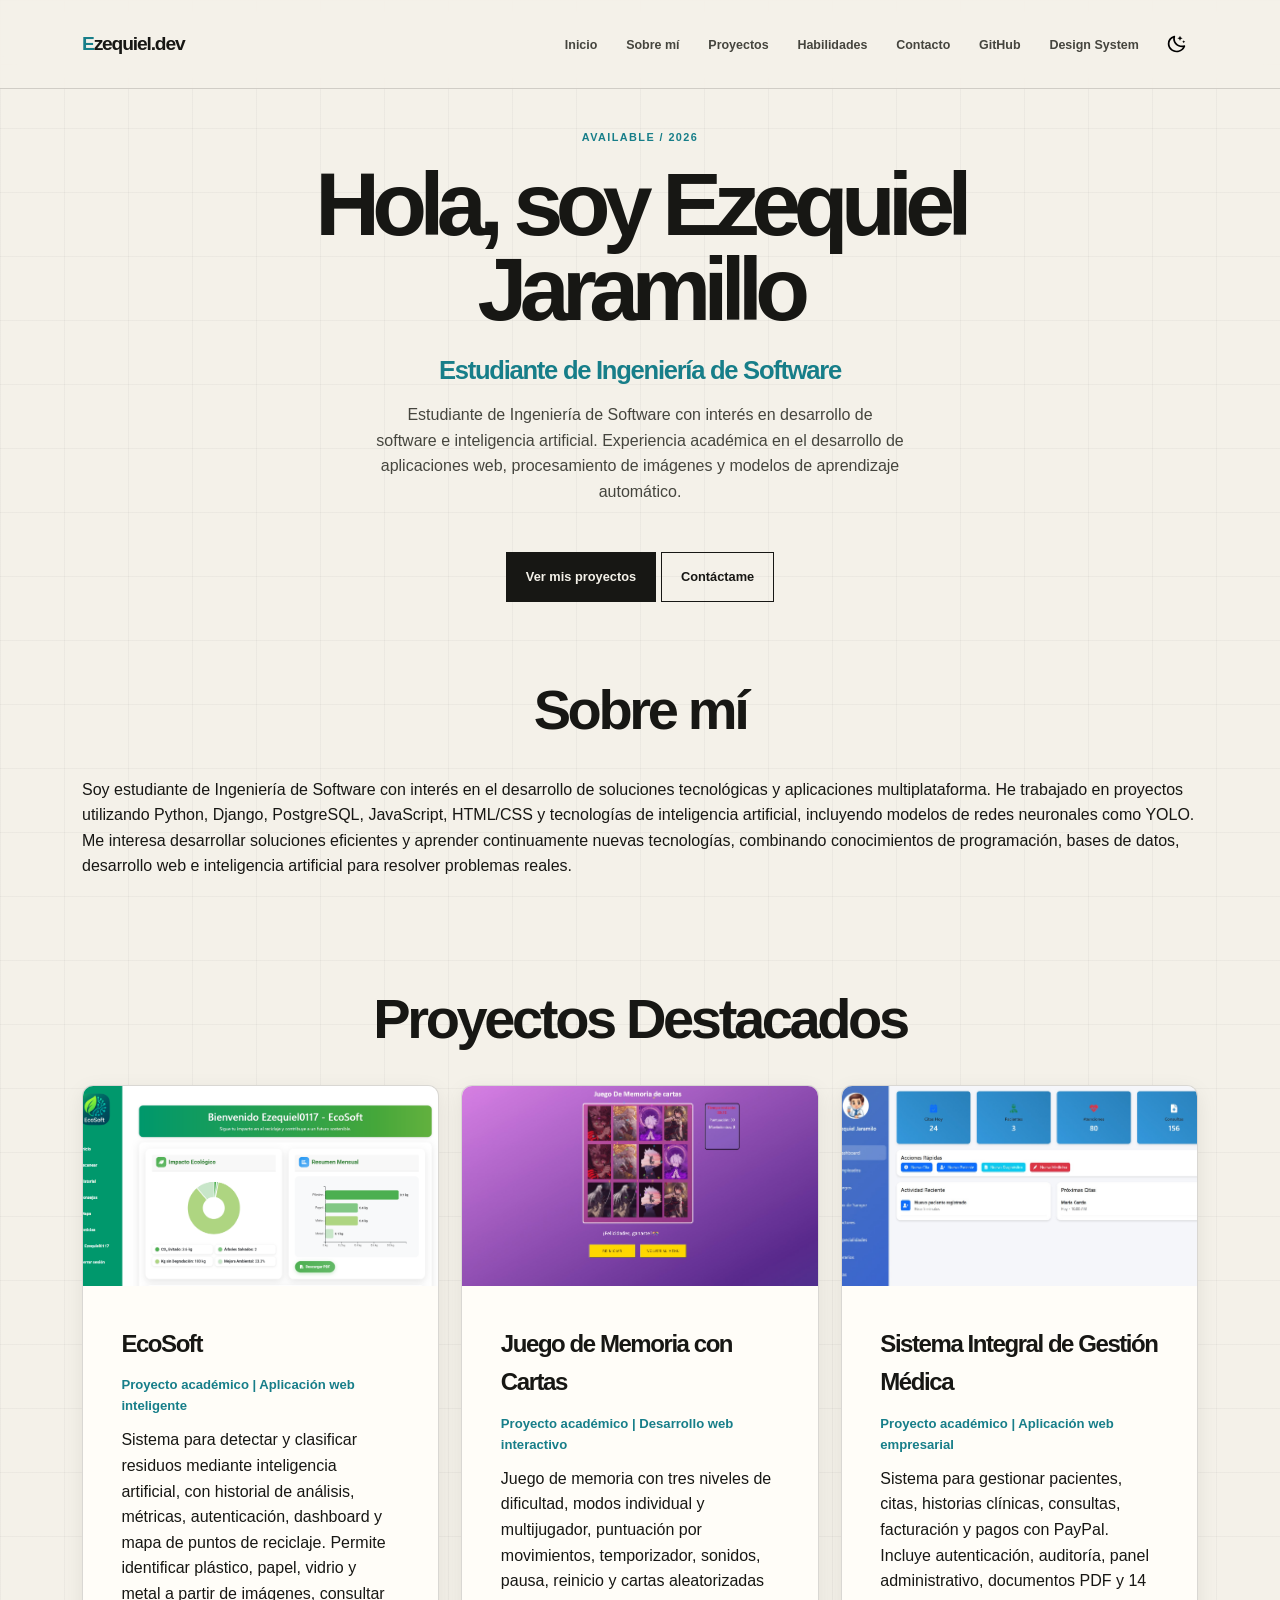
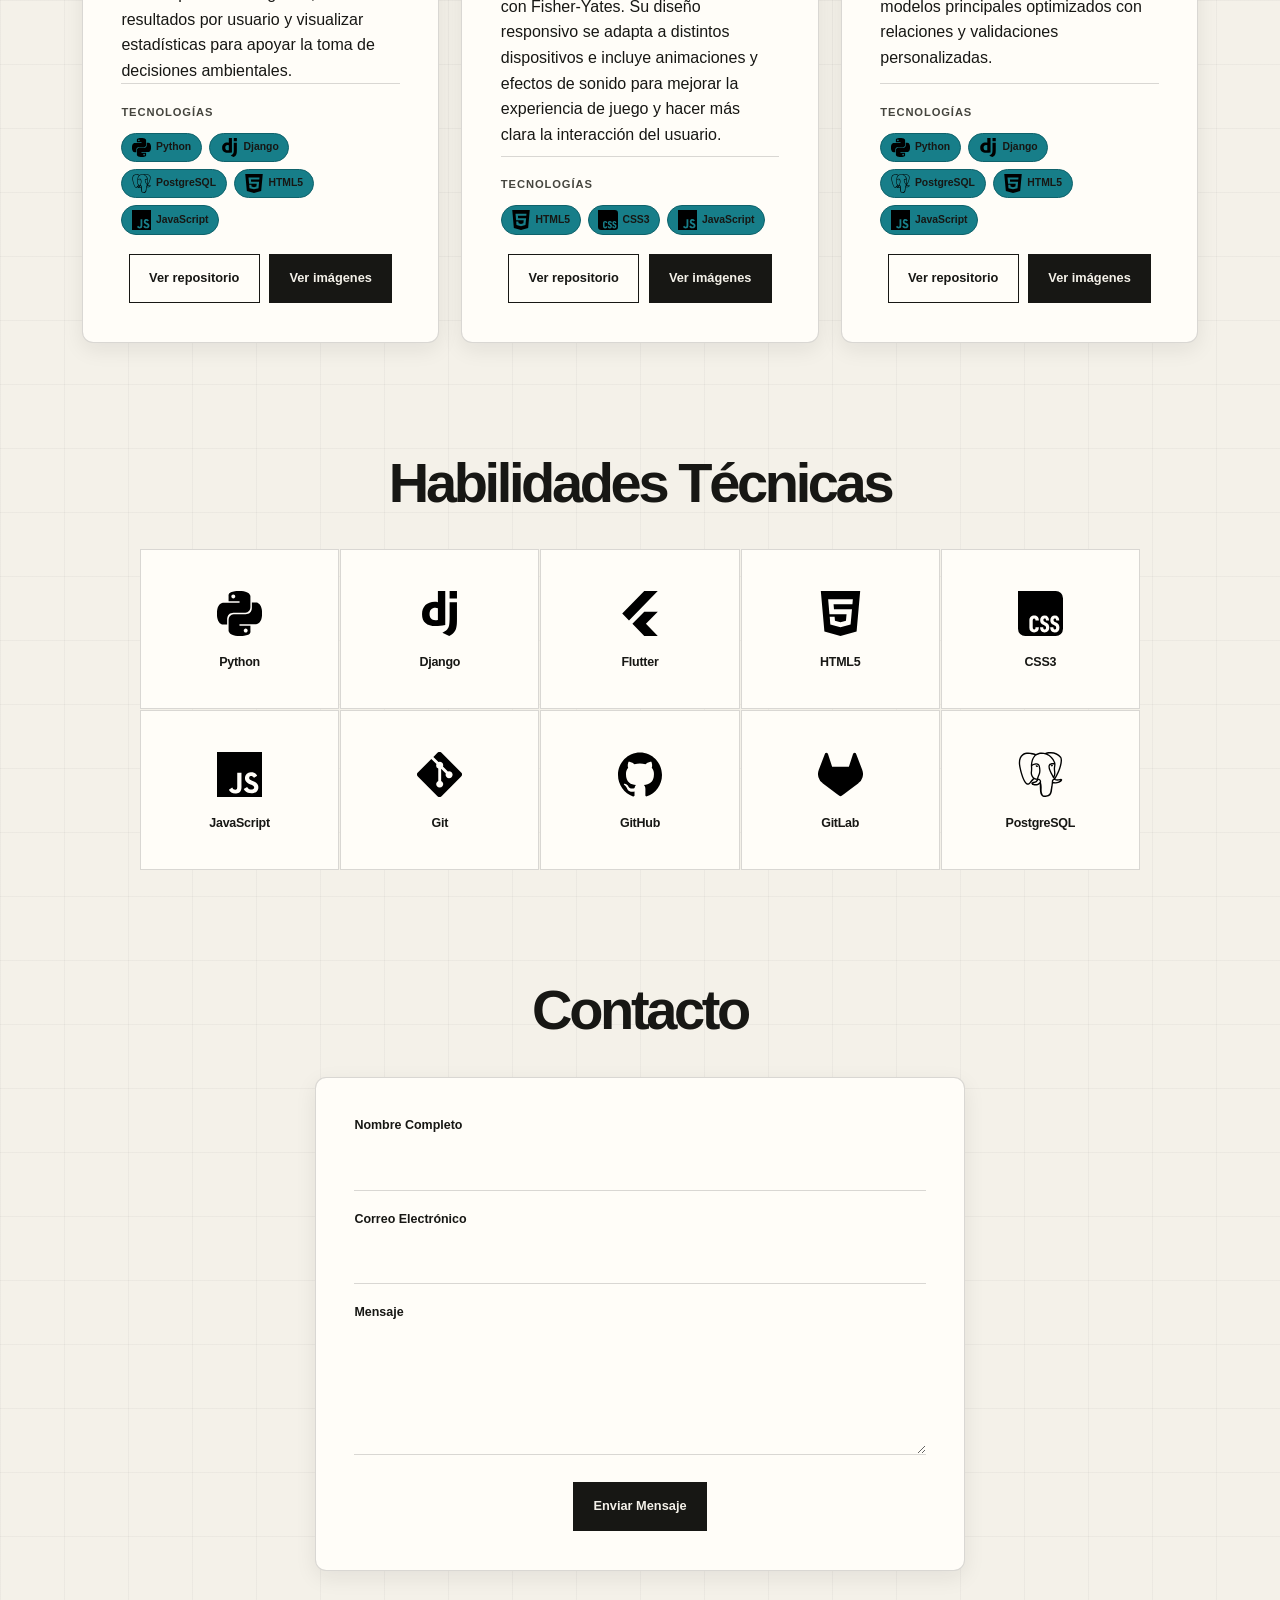
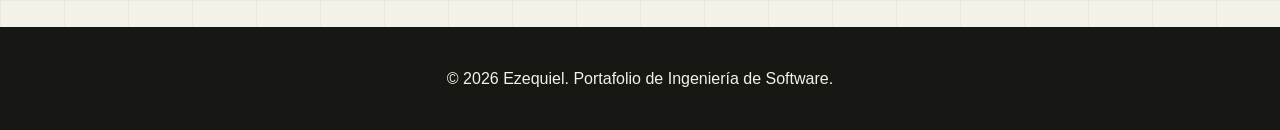
<file: index.html>
<!doctype html>
<html lang="es">
  <head>
    <meta charset="UTF-8" />
    <meta name="viewport" content="width=device-width, initial-scale=1.0" />
    <title>Ezequiel | Portafolio - Ingeniería de Software</title>
    <link rel="stylesheet" href="css/variables.css" />
    <link rel="stylesheet" href="css/style.css" />
  </head>
  <body>
    <header>
      <div class="container navbar">
        <div class="logo">Ezequiel.dev</div>
        <nav>
          <ul class="nav-links" id="nav-links">
            <li><a href="#inicio">Inicio</a></li>
            <li><a href="#sobre-mi">Sobre mí</a></li>
            <li><a href="#proyectos">Proyectos</a></li>
            <li><a href="#habilidades">Habilidades</a></li>
            <li><a href="#contacto">Contacto</a></li>
            <li>
              <a
                href="https://github.com/Ezequiel0117"
                target="_blank"
                rel="noopener noreferrer"
                >GitHub</a
              >
            </li>
            <li><a href="design-system.html">Design System</a></li>
          </ul>
        </nav>
        <div class="navbar-actions">
          <button
            class="theme-toggle"
            id="theme-toggle"
            aria-label="Activar modo oscuro"
          >
            <img
              src="assets/icons/moon-stars.svg"
              alt=""
              class="theme-icon theme-icon-moon"
              aria-hidden="true"
            />
            <img
              src="assets/icons/sun.svg"
              alt=""
              class="theme-icon theme-icon-sun"
              aria-hidden="true"
              hidden
            />
          </button>
          <button
            class="menu-toggle"
            id="menu-toggle"
            aria-label="Abrir menú"
            aria-controls="nav-links"
            aria-expanded="false"
          >
            ☰
          </button>
        </div>
      </div>
    </header>

    <main>
      <section id="inicio" class="container hero">
        <div class="hero-text">
          <h1>Hola, soy Ezequiel Jaramillo</h1>
          <h2>Estudiante de Ingeniería de Software</h2>
          <p>
            Estudiante de Ingeniería de Software con interés en desarrollo de
            software e inteligencia artificial. Experiencia académica en el
            desarrollo de aplicaciones web, procesamiento de imágenes y modelos
            de aprendizaje automático.
          </p>
          <br />
          <a href="#proyectos" class="btn btn-primary">Ver mis proyectos</a>
          <a href="#contacto" class="btn btn-secondary">Contáctame</a>
        </div>
      </section>

      <section id="sobre-mi" class="container">
        <h2 class="section-title">Sobre mí</h2>
        <article>
          <p>
            Soy estudiante de Ingeniería de Software con interés en el
            desarrollo de soluciones tecnológicas y aplicaciones
            multiplataforma. He trabajado en proyectos utilizando Python,
            Django, PostgreSQL, JavaScript, HTML/CSS y tecnologías de
            inteligencia artificial, incluyendo modelos de redes neuronales como
            YOLO.
          </p>
          <p>
            Me interesa desarrollar soluciones eficientes y aprender
            continuamente nuevas tecnologías, combinando conocimientos de
            programación, bases de datos, desarrollo web e inteligencia
            artificial para resolver problemas reales.
          </p>
        </article>
      </section>

      <section id="proyectos" class="container">
        <h2 class="section-title">Proyectos Destacados</h2>
        <div class="grid-cards" id="projects-list"></div>
      </section>

      <section id="habilidades" class="container">
        <h2 class="section-title">Habilidades Técnicas</h2>
        <ul class="skills-grid" id="skills-list"></ul>
      </section>

      <section id="contacto" class="container">
        <h2 class="section-title">Contacto</h2>
        <form id="contact-form" class="card contact-form" novalidate>
          <div class="form-group">
            <label for="nombre">Nombre Completo</label>
            <input
              type="text"
              id="nombre"
              name="nombre"
              autocomplete="name"
              minlength="3"
              maxlength="80"
              required
            />
          </div>
          <div class="form-group">
            <label for="email">Correo Electrónico</label>
            <input
              type="email"
              id="email"
              name="email"
              autocomplete="email"
              maxlength="254"
              required
            />
          </div>
          <div class="form-group">
            <label for="mensaje">Mensaje</label>
            <textarea
              id="mensaje"
              name="mensaje"
              rows="4"
              minlength="10"
              maxlength="500"
              required
            ></textarea>
          </div>
          <button type="submit" class="btn btn-primary">Enviar Mensaje</button>
          <p
            id="form-status"
            class="form-status"
            role="status"
            aria-live="polite"
          ></p>
        </form>
      </section>
    </main>

    <footer>
      <p>&copy; 2026 Ezequiel. Portafolio de Ingeniería de Software.</p>
    </footer>

    <script src="js/main.js"></script>
  </body>
</html>
</file>
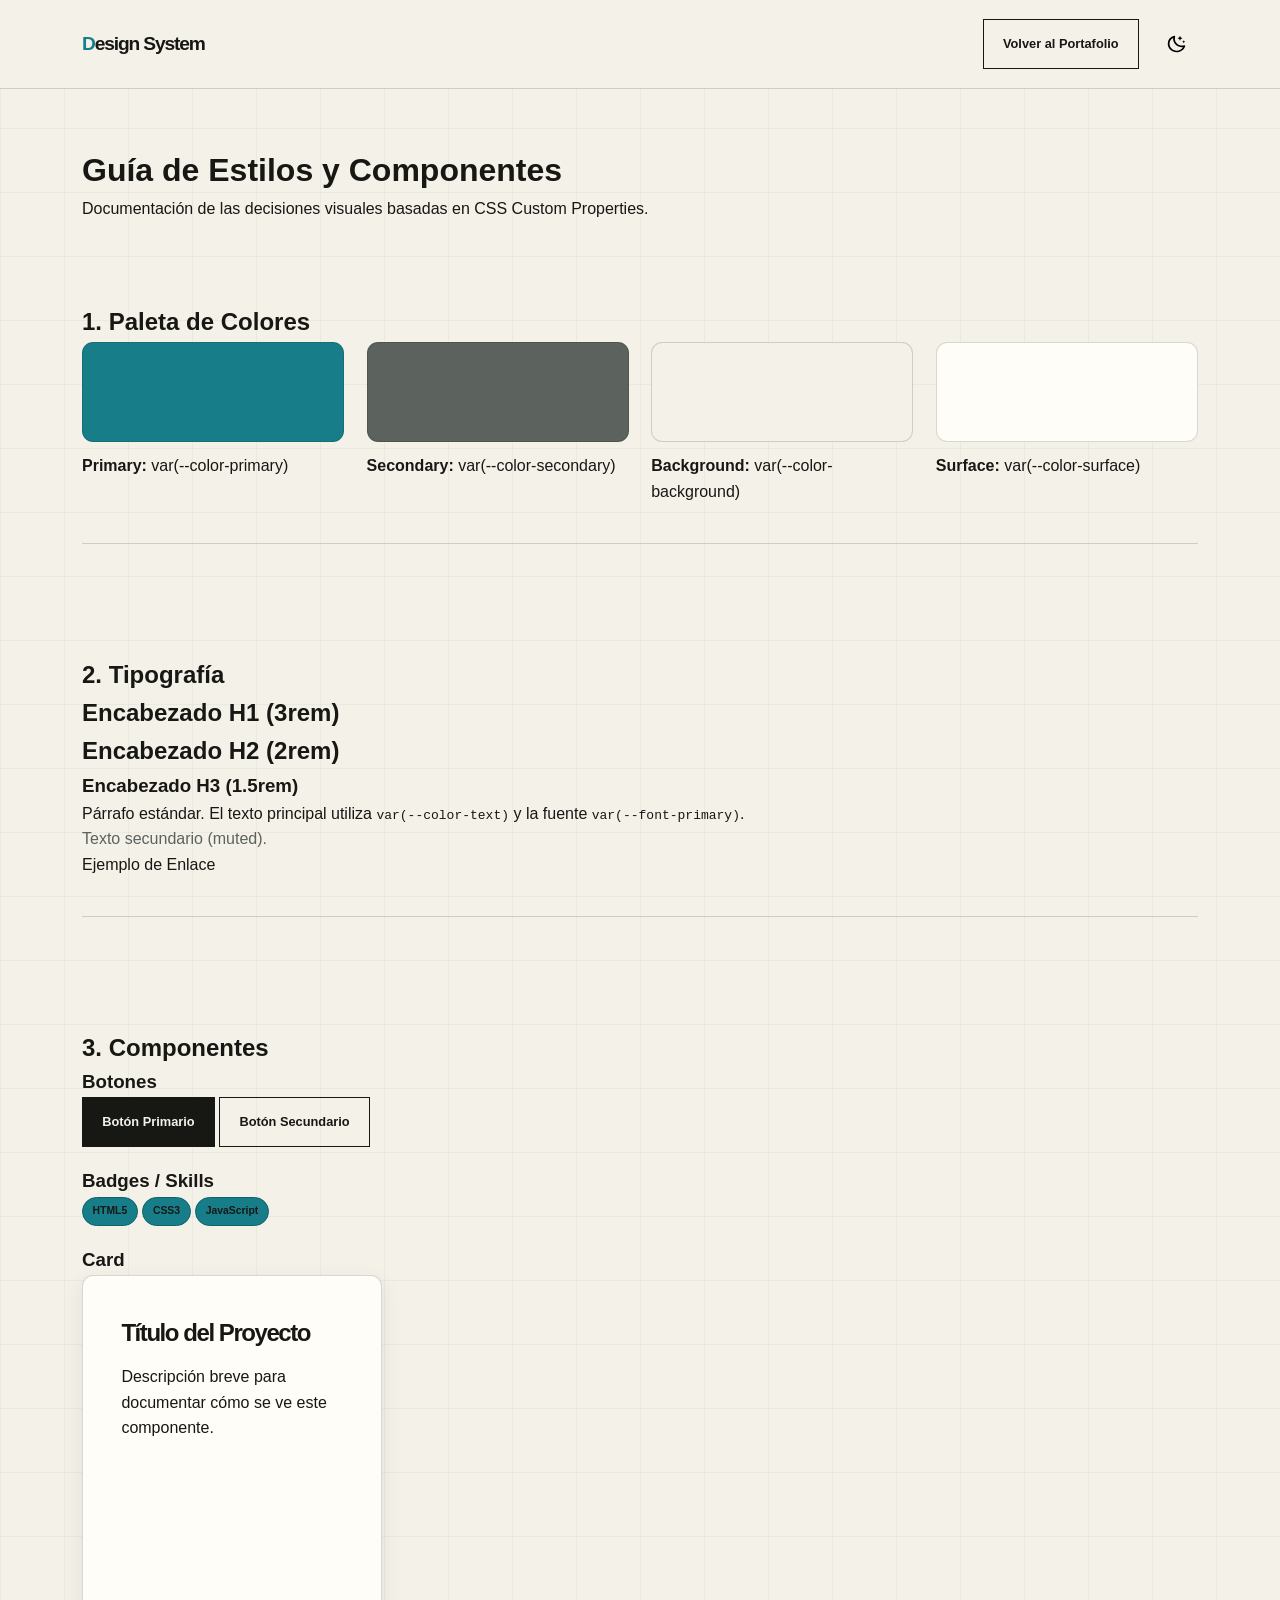
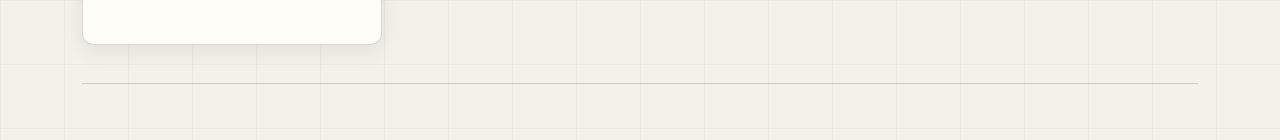
<file: design-system.html>
<!doctype html>
<html lang="es">
  <head>
    <meta charset="UTF-8" />
    <meta name="viewport" content="width=device-width, initial-scale=1.0" />
    <title>Design System | Portafolio</title>
    <link rel="stylesheet" href="css/variables.css" />
    <link rel="stylesheet" href="css/style.css" />
  </head>
  <body>
    <header>
      <div class="container navbar">
        <div class="logo">Design System</div>
        <nav>
          <a href="index.html" class="btn btn-secondary"
            >Volver al Portafolio</a
          >
        </nav>
        <div class="navbar-actions">
          <button
            class="theme-toggle"
            id="theme-toggle"
            type="button"
            aria-label="Activar modo oscuro"
          >
            <img
              src="assets/icons/moon-stars.svg"
              alt=""
              class="theme-icon theme-icon-moon"
              aria-hidden="true"
            />
            <img
              src="assets/icons/sun.svg"
              alt=""
              class="theme-icon theme-icon-sun"
              aria-hidden="true"
              hidden
            />
          </button>
        </div>
      </div>
    </header>

    <main class="container design-system-main">
      <h1>Guía de Estilos y Componentes</h1>
      <p>
        Documentación de las decisiones visuales basadas en CSS Custom
        Properties.
      </p>
      <br />

      <section class="ds-section">
        <h2>1. Paleta de Colores</h2>
        <div class="grid-cards ds-color-grid">
          <div>
            <div class="color-box color-primary"></div>
            <p><strong>Primary:</strong> var(--color-primary)</p>
          </div>
          <div>
            <div class="color-box color-secondary"></div>
            <p><strong>Secondary:</strong> var(--color-secondary)</p>
          </div>
          <div>
            <div class="color-box color-background"></div>
            <p><strong>Background:</strong> var(--color-background)</p>
          </div>
          <div>
            <div class="color-box color-surface"></div>
            <p><strong>Surface:</strong> var(--color-surface)</p>
          </div>
        </div>
      </section>

      <section class="ds-section">
        <h2>2. Tipografía</h2>
        <h1>Encabezado H1 (3rem)</h1>
        <h2>Encabezado H2 (2rem)</h2>
        <h3>Encabezado H3 (1.5rem)</h3>
        <p>
          Párrafo estándar. El texto principal utiliza
          <code>var(--color-text)</code> y la fuente
          <code>var(--font-primary)</code>.
        </p>
        <p class="ds-muted">Texto secundario (muted).</p>
        <a href="#">Ejemplo de Enlace</a>
      </section>

      <section class="ds-section">
        <h2>3. Componentes</h2>

        <h3>Botones</h3>
        <div class="ds-component-group">
          <button class="btn btn-primary">Botón Primario</button>
          <button class="btn btn-secondary">Botón Secundario</button>
        </div>

        <h3>Badges / Skills</h3>
        <div class="ds-component-group">
          <span class="badge">HTML5</span>
          <span class="badge">CSS3</span>
          <span class="badge">JavaScript</span>
        </div>

        <h3>Card</h3>
        <article class="card ds-card-preview">
          <div class="card-content">
            <h3 class="card-title">Título del Proyecto</h3>
            <p>Descripción breve para documentar cómo se ve este componente.</p>
          </div>
        </article>
      </section>
    </main>
    <script src="js/main.js"></script>
  </body>
</html>
</file>
<file: css/variables.css>
:root {
  --color-primary: #177e89;
  --color-primary-hover: #0f626b;
  --color-secondary: #5c625d;
  --color-background: #f4f1e9;
  --color-surface: #fffdf8;
  --color-text: #171714;
  --color-text-muted: #5c625d;
  --color-border: rgb(23 23 20 / 0.16);
  --color-error: #b43f35;
  --color-success: #3d8d5a;
  --color-coral: #177e89;
  --color-ink-soft: #45453e;

  --font-primary: "Trebuchet MS", "Segoe UI", sans-serif;
  --font-display: "Trebuchet MS", "Segoe UI", sans-serif;

  --space-xs: 0.35rem;
  --space-sm: 0.7rem;
  --space-md: 1.2rem;
  --space-lg: 2.4rem;
  --space-xl: 3.5rem;

  --radius-sm: 0.35rem;
  --radius-md: 0.7rem;
  --radius-lg: 1.2rem;
  --shadow-sm: 0 0.4rem 1.3rem rgb(23 23 20 / 0.08);
  --shadow-card: 0 1.2rem 2.5rem rgb(23 23 20 / 0.1);

  --transition-fast: 180ms ease;
}

[data-theme="dark"] {
  --color-background: #1d1e1a;
  --color-surface: #252620;
  --color-text: #f4f1e9;
  --color-text-muted: #c7c5bb;
  --color-ink-soft: #c7c5bb;
  --color-border: rgb(244 241 233 / 0.18);
  --shadow-sm: 0 0.4rem 1.3rem rgb(0 0 0 / 0.2);
  --shadow-card: 0 1.2rem 2.5rem rgb(0 0 0 / 0.3);
}
</file>
<file: css/style.css>
* {
  box-sizing: border-box;
  margin: 0;
  padding: 0;
}

html {
  scroll-behavior: smooth;
}

body {
  background-color: var(--color-background);
  background-image:
    linear-gradient(rgb(23 23 20 / 0.035) 1px, transparent 1px),
    linear-gradient(90deg, rgb(23 23 20 / 0.035) 1px, transparent 1px);
  background-size: 4rem 4rem;
  color: var(--color-text);
  font-family: var(--font-primary);
  line-height: 1.6;
  transition:
    background-color var(--transition-fast),
    color var(--transition-fast);
}

[data-theme="dark"] body {
  background-image:
    linear-gradient(rgb(244 241 233 / 0.08) 1px, transparent 1px),
    linear-gradient(90deg, rgb(244 241 233 / 0.08) 1px, transparent 1px);
}

a {
  color: inherit;
  text-decoration: none;
  transition:
    color var(--transition-fast),
    background-color var(--transition-fast),
    transform var(--transition-fast);
}

button,
input,
textarea {
  font: inherit;
}

button,
a {
  -webkit-tap-highlight-color: transparent;
}

ul {
  list-style: none;
}

img {
  display: block;
  max-width: 100%;
}

.container {
  margin: 0 auto;
  max-width: 1180px;
  padding-left: 2rem;
  padding-right: 2rem;
  width: 100%;
}

section {
  padding: var(--space-xl) 0;
}

section[id] {
  scroll-margin-top: 6rem;
}

:focus-visible {
  outline: 3px solid var(--color-coral);
  outline-offset: 4px;
}

.skip-link {
  background: var(--color-primary);
  color: var(--color-text);
  left: 1rem;
  padding: 0.7rem 1rem;
  position: fixed;
  top: -5rem;
  z-index: 200;
}

.skip-link:focus {
  top: 1rem;
}

.design-system-main {
  padding-top: var(--space-xl);
}

.section-title {
  color: var(--color-text);
  font-family: var(--font-display);
  font-size: clamp(2rem, 5vw, 3.5rem);
  letter-spacing: -0.06em;
  line-height: 1;
  margin-bottom: var(--space-lg);
  text-align: center;
}

header {
  backdrop-filter: blur(14px);
  background-color: rgb(244 241 233 / 0.88);
  border-bottom: 1px solid var(--color-border);
  position: sticky;
  top: 0;
  z-index: 100;
}

[data-theme="dark"] header {
  background-color: rgb(29 30 26 / 0.88);
}

.navbar {
  align-items: center;
  display: flex;
  min-height: 5.5rem;
  padding-bottom: var(--space-md);
  padding-top: var(--space-md);
}

.navbar > nav {
  margin-left: auto;
}

.logo {
  color: var(--color-text);
  font-family: var(--font-display);
  font-size: 1.2rem;
  font-weight: 700;
  letter-spacing: -0.06em;
}

.logo::first-letter {
  color: var(--color-coral);
}

.nav-links {
  display: flex;
  gap: 1.8rem;
}

.nav-links a {
  color: var(--color-ink-soft);
  font-size: 0.78rem;
  font-weight: 700;
}

.nav-links a:hover,
.nav-links a:focus-visible {
  color: var(--color-coral);
}

.menu-toggle,
.theme-toggle {
  background: none;
  border: 0;
  color: var(--color-text);
  cursor: pointer;
}

.navbar-actions {
  align-items: center;
  display: flex;
  gap: 0.3rem;
  margin-left: 1rem;
}

.theme-toggle {
  display: inline-grid;
  height: 2.7rem;
  place-items: center;
  width: 2.7rem;
}

.theme-toggle:hover,
.menu-toggle:hover,
.theme-toggle:focus-visible,
.menu-toggle:focus-visible {
  background-color: var(--color-primary);
  transform: translateY(-2px);
}

.theme-icon {
  height: 1.3rem;
  width: 1.3rem;
}

.theme-icon[hidden] {
  display: none;
}

.theme-icon-sun {
  filter: brightness(0) invert(1);
}

.menu-toggle {
  display: none;
  font-size: 1.5rem;
  height: 2.7rem;
  line-height: 1;
  width: 2.7rem;
}

.hero {
  display: block;
  padding-bottom: 1.5rem;
  padding-top: 2.5rem;
}

.hero-text {
  margin: 0 auto;
  max-width: 980px;
  position: relative;
  text-align: center;
  z-index: 1;
}

.hero-text::before {
  color: var(--color-coral);
  content: "AVAILABLE / 2026";
  display: block;
  font-family: var(--font-display);
  font-size: 0.68rem;
  font-weight: 700;
  letter-spacing: 0.13em;
  margin-bottom: 1rem;
}

.hero-text h1 {
  font-family: var(--font-display);
  font-size: clamp(3.4rem, 7vw, 6.8rem);
  letter-spacing: -0.085em;
  line-height: 0.94;
}

.hero-text h2 {
  color: var(--color-coral);
  font-family: var(--font-display);
  font-size: clamp(1.2rem, 2vw, 1.8rem);
  letter-spacing: -0.05em;
  margin-top: 1.2rem;
}

.hero-text > p {
  color: var(--color-ink-soft);
  font-size: 1rem;
  margin: 0 auto;
  max-width: 530px;
  padding-top: 0.7rem;
}

.hero-text br + a {
  margin-top: 1.4rem;
}

.grid-cards {
  display: grid;
  gap: 1.4rem;
  grid-template-columns: repeat(auto-fit, minmax(280px, 1fr));
}

.skills-grid {
  display: grid;
  gap: 1px;
  grid-template-columns: repeat(5, 1fr);
  margin: 0 auto;
  max-width: 1000px;
}

.skill-item {
  align-items: center;
  background-color: var(--color-surface);
  border: 1px solid var(--color-border);
  display: flex;
  flex-direction: column;
  gap: var(--space-sm);
  justify-content: center;
  min-height: 10rem;
  padding: var(--space-md) 0.5rem;
  text-align: center;
  transition:
    background-color var(--transition-fast),
    transform var(--transition-fast);
}

.skill-item:hover {
  background-color: var(--color-primary);
  transform: translateY(-5px);
}

.skill-icon {
  align-items: center;
  aspect-ratio: auto;
  background-color: transparent;
  border: 0;
  border-radius: 0;
  box-shadow: none;
  display: grid;
  height: 3.5rem;
  justify-content: center;
  padding: 0;
  width: 3.5rem;
}

.skill-icon img {
  height: 2.8rem;
  object-fit: contain;
  width: 2.8rem;
}

[data-theme="dark"] .skill-icon img,
[data-theme="dark"] .badge-icon {
  filter: brightness(0) invert(1);
}

.skill-item h3 {
  color: var(--color-text);
  font-family: var(--font-display);
  font-size: 0.78rem;
  letter-spacing: -0.02em;
}

.card {
  background-color: var(--color-surface);
  border: 1px solid var(--color-border);
  border-radius: var(--radius-md);
  box-shadow: var(--shadow-sm);
  display: flex;
  flex-direction: column;
  overflow: hidden;
  transition:
    box-shadow var(--transition-fast),
    transform var(--transition-fast);
}

.card:hover {
  box-shadow: var(--shadow-card);
  transform: translateY(-6px);
}

.card-img {
  background-color: var(--color-primary);
  height: 200px;
  object-fit: cover;
  width: 100%;
}

.card-content {
  display: flex;
  flex: 1;
  flex-direction: column;
  min-height: 23rem;
  padding: var(--space-lg);
}

.card-title {
  font-family: var(--font-display);
  font-size: 1.5rem;
  letter-spacing: -0.06em;
  margin-bottom: var(--space-sm);
}

.project-tags {
  display: flex;
  flex-wrap: wrap;
  gap: 0.45rem;
  margin-top: 0.7rem;
}

.project-type {
  color: var(--color-coral);
  font-size: 0.82rem;
}

.project-summary {
  margin-top: var(--space-sm);
}

.project-technologies {
  border-top: 1px solid var(--color-border);
  margin-top: auto;
  padding-top: var(--space-md);
}

.project-tech-title {
  color: var(--color-ink-soft);
  font-family: var(--font-display);
  font-size: 0.7rem;
  letter-spacing: 0.08em;
  text-transform: uppercase;
}

.project-actions {
  align-items: center;
  display: flex;
  flex-wrap: wrap;
  gap: 0.6rem;
  justify-content: center;
  margin-top: var(--space-md);
}

.project-actions .btn {
  margin-top: 0;
}

.gallery-dialog {
  background-color: var(--color-surface);
  border: 1px solid var(--color-border);
  color: var(--color-text);
  margin: auto;
  max-height: 96vh;
  max-width: 1200px;
  padding: 1rem;
  width: calc(100% - 2rem);
}

.gallery-dialog::backdrop {
  background-color: rgb(23 23 20 / 0.7);
}

.gallery-header {
  align-items: center;
  display: flex;
  gap: var(--space-md);
  justify-content: space-between;
  margin-bottom: 0.7rem;
}

.gallery-header h2 {
  font-family: var(--font-display);
  font-size: clamp(1.1rem, 3vw, 1.5rem);
}

.gallery-close {
  background: transparent;
  border: 0;
  color: var(--color-text);
  cursor: pointer;
  font-size: 1.8rem;
  height: 2rem;
  line-height: 1;
  width: 2rem;
}

.gallery-close:hover,
.gallery-close:focus-visible {
  background-color: var(--color-primary);
}

.gallery-viewer {
  align-items: center;
  display: grid;
  gap: 0.5rem;
  grid-template-columns: 2.5rem minmax(0, 1fr) 2.5rem;
}

.gallery-image {
  background-color: var(--color-surface);
  height: min(76vh, 720px);
  object-fit: contain;
  width: 100%;
}

.gallery-nav {
  align-items: center;
  background: transparent;
  border: 0;
  color: var(--color-text);
  cursor: pointer;
  display: grid;
  font-size: 2.8rem;
  height: 4rem;
  line-height: 1;
  place-items: center;
  width: 2.5rem;
}

.gallery-nav:hover {
  background-color: var(--color-primary);
  color: var(--color-background);
}

.gallery-nav:focus-visible {
  background-color: var(--color-primary);
  color: var(--color-text);
}

.gallery-counter {
  color: var(--color-ink-soft);
  font-family: var(--font-display);
  font-size: 0.8rem;
  margin-top: 0.5rem;
  text-align: center;
}

@media (max-width: 520px) {
  .gallery-dialog {
    padding: 0.7rem;
    width: calc(100% - 1rem);
  }

  .gallery-header h2 {
    font-size: 1.1rem;
  }

  .gallery-viewer {
    grid-template-columns: 2rem minmax(0, 1fr) 2rem;
  }

  .gallery-image {
    height: min(72vh, 620px);
  }

  .gallery-nav {
    font-size: 2.2rem;
    height: 3rem;
    width: 2rem;
  }
}

.contact-form {
  margin: 0 auto;
  max-width: 650px;
  padding: var(--space-lg);
}

.contact-form > .btn {
  display: block;
  margin: 0 auto;
}

.form-status {
  align-self: center;
  color: var(--color-success);
  display: none;
  font-size: 0.8rem;
  margin: 1rem auto 0;
  text-align: center;
  width: 100%;
}

.badge {
  align-items: center;
  background-color: var(--color-primary);
  border: 1px solid var(--color-primary-hover);
  border-radius: 999px;
  color: var(--color-text);
  display: inline-flex;
  font-family: var(--font-display);
  font-size: 0.65rem;
  font-weight: 700;
  gap: 0.3rem;
  justify-content: center;
  min-height: 1.8rem;
  padding: 0.25rem 0.6rem;
  transition:
    transform var(--transition-fast),
    background-color var(--transition-fast);
}

.badge:hover {
  background-color: var(--color-coral);
  transform: translateY(-2px);
}

.badge-icon {
  height: 1.2rem;
  object-fit: contain;
  width: 1.2rem;
}

.btn {
  border: 1px solid transparent;
  border-radius: 0;
  cursor: pointer;
  display: inline-block;
  font-family: var(--font-display);
  font-size: 0.8rem;
  font-weight: 700;
  padding: 0.85rem 1.2rem;
  transition:
    background-color var(--transition-fast),
    color var(--transition-fast),
    transform var(--transition-fast);
}

.btn:hover,
.btn:focus-visible {
  transform: translateY(-3px);
}

.btn-primary {
  background-color: var(--color-text);
  color: var(--color-background);
}

.btn-primary:hover,
.btn-primary:focus-visible {
  background-color: var(--color-coral);
  color: var(--color-text);
}

.btn-secondary {
  background-color: transparent;
  border-color: var(--color-text);
  color: var(--color-text);
}

.btn-secondary:hover,
.btn-secondary:focus-visible {
  background-color: var(--color-primary);
  color: var(--color-text);
}

.form-group {
  margin-bottom: var(--space-md);
}

label {
  display: block;
  font-family: var(--font-display);
  font-size: 0.78rem;
  font-weight: 700;
  margin-bottom: var(--space-xs);
}

input,
textarea {
  background-color: transparent;
  border: 0;
  border-bottom: 1px solid var(--color-border);
  border-radius: 0;
  color: var(--color-text);
  padding: 0.7rem 0;
  width: 100%;
}

input:focus,
textarea:focus {
  border-color: var(--color-coral);
  outline: 0;
}

input[aria-invalid="true"],
textarea[aria-invalid="true"] {
  border-color: var(--color-coral);
}

footer {
  background-color: var(--color-text);
  border-top: 1px solid var(--color-border);
  color: var(--color-background);
  padding: var(--space-lg) 0;
  text-align: center;
}

@media (max-width: 800px) {
  .navbar {
    min-height: 4.5rem;
  }

  .menu-toggle {
    display: block;
    margin-left: auto;
  }

  .nav-links {
    background-color: var(--color-surface);
    border: 1px solid var(--color-border);
    box-shadow: var(--shadow-card);
    display: none;
    flex-direction: column;
    gap: var(--space-md);
    left: 2rem;
    padding: var(--space-lg);
    position: absolute;
    right: 2rem;
    top: 4.5rem;
    z-index: 110;
  }

  .nav-links.active {
    display: flex;
  }

  .hero {
    padding-bottom: 2rem;
    padding-top: 2.5rem;
  }

  .skills-grid {
    grid-template-columns: repeat(3, 1fr);
  }
}

@media (max-width: 520px) {
  .container {
    padding-left: 1.2rem;
    padding-right: 1.2rem;
  }

  .hero-text h1 {
    font-size: clamp(3rem, 15vw, 4.5rem);
  }

  .hero-text h2 {
    font-size: 1.25rem;
  }

  .nav-links {
    left: 1.2rem;
    right: 1.2rem;
    top: 4rem;
  }

  .skills-grid {
    grid-template-columns: repeat(2, 1fr);
  }

  .skill-item {
    min-height: 8rem;
  }

  .project-actions {
    justify-content: center;
  }

  .project-actions .btn {
    flex: 1 1 8rem;
    text-align: center;
  }

  .card-content,
  .contact-form {
    padding: 1.3rem;
  }
}

@media (prefers-reduced-motion: reduce) {
  *,
  *::before,
  *::after {
    scroll-behavior: auto !important;
    transition-duration: 0.01ms !important;
  }
}

.color-box {
  border: 1px solid var(--color-border);
  border-radius: var(--radius-md);
  height: 100px;
  margin-bottom: var(--space-sm);
  width: 100%;
}

.color-primary {
  background-color: var(--color-primary);
}
.color-secondary {
  background-color: var(--color-secondary);
}
.color-background {
  background-color: var(--color-background);
}
.color-surface {
  background-color: var(--color-surface);
}

.ds-section {
  border-bottom: 1px solid var(--color-border);
  margin-bottom: var(--space-xl);
  padding-bottom: var(--space-lg);
}

.ds-color-grid {
  grid-template-columns: repeat(auto-fit, minmax(150px, 1fr));
}

.ds-muted {
  color: var(--color-text-muted);
}

.ds-component-group {
  margin-bottom: var(--space-md);
}

.ds-card-preview {
  max-width: 300px;
}
</file>
